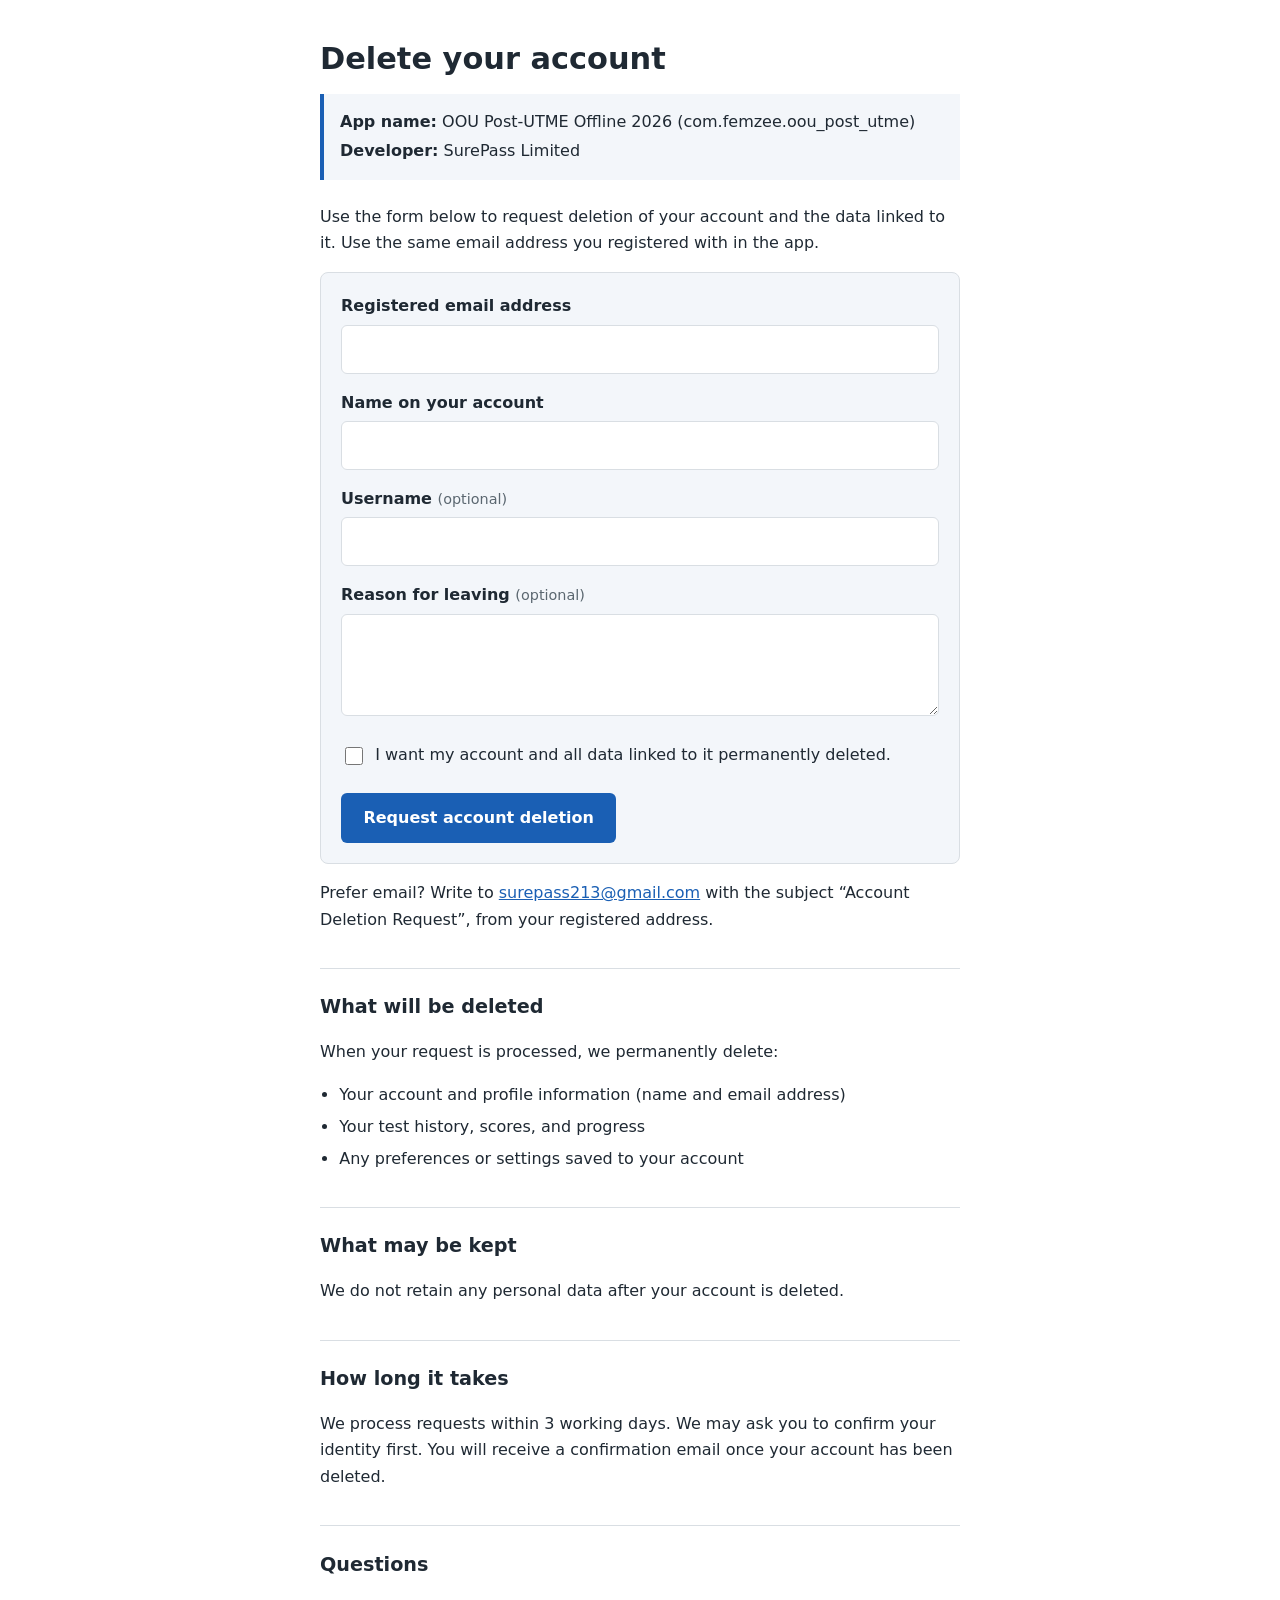
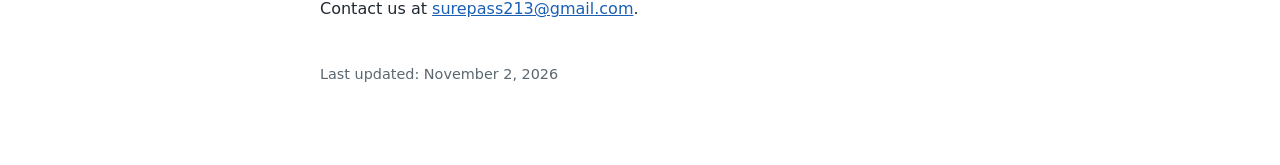
<file: delete.html>
<!DOCTYPE html>
<html lang="en">

<head>
  <meta charset="utf-8">
  <meta name="viewport" content="width=device-width, initial-scale=1">
  <meta name="color-scheme" content="light">
  <title>OOU Post-UTME Offline 2026 – Delete Your Account</title>
  <meta name="description" content="Request deletion of your OOU Post-UTME Offline 2026 account and the data linked to it.">
  <style>
    :root {
      color-scheme: light;
      --bg: #ffffff;
      --text: #1f2933;
      --muted: #5b6770;
      --accent: #1a5fb4;
      --line: #d9dee3;
      --box: #f3f6fa;
      --err: #b42318;
      --ok: #067647;
    }

    * {
      box-sizing: border-box;
    }

    body {
      margin: 0;
      background: var(--bg);
      color: var(--text);
      font-family: system-ui, -apple-system, "Segoe UI", Roboto, Arial, sans-serif;
      line-height: 1.65;
    }

    main {
      max-width: 680px;
      margin: 0 auto;
      padding: 2.5rem 1.25rem 4rem;
    }

    h1 {
      font-size: 1.9rem;
      line-height: 1.25;
      margin: 0 0 1rem;
    }

    h2 {
      font-size: 1.2rem;
      margin: 2.2rem 0 .6rem;
      padding-top: 1.4rem;
      border-top: 1px solid var(--line);
    }

    p,
    li {
      max-width: 65ch;
    }

    ul {
      padding-left: 1.2rem;
    }

    li {
      margin-bottom: .35rem;
    }

    a {
      color: var(--accent);
    }

    .app {
      background: var(--box);
      border-left: 4px solid var(--accent);
      padding: .8rem 1rem;
      margin: 1rem 0 1.5rem;
    }

    .app p {
      margin: .15rem 0;
    }

    form {
      background: var(--box);
      border: 1px solid var(--line);
      border-radius: 8px;
      padding: 1.25rem;
      margin-top: 1rem;
    }

    label {
      display: block;
      font-weight: 600;
      margin: 1rem 0 .3rem;
    }

    label:first-of-type {
      margin-top: 0;
    }

    .hint {
      font-weight: 400;
      color: var(--muted);
      font-size: .9rem;
    }

    input[type=text],
    input[type=email],
    textarea {
      width: 100%;
      padding: .65rem .75rem;
      font: inherit;
      color: var(--text);
      background: var(--bg);
      border: 1px solid var(--line);
      border-radius: 6px;
    }

    input:focus-visible,
    textarea:focus-visible,
    button:focus-visible {
      outline: 3px solid var(--accent);
      outline-offset: 2px;
    }

    .check {
      display: flex;
      gap: .6rem;
      align-items: flex-start;
      font-weight: 400;
      margin-top: 1.1rem;
    }

    .check input {
      margin-top: .35rem;
      width: 1.1rem;
      height: 1.1rem;
      flex: none;
    }

    button {
      margin-top: 1.25rem;
      padding: .75rem 1.4rem;
      font: inherit;
      font-weight: 600;
      color: #fff;
      background: var(--accent);
      border: 0;
      border-radius: 6px;
      cursor: pointer;
    }

    button:disabled {
      opacity: .6;
      cursor: wait;
    }

    .msg {
      margin-top: 1rem;
      padding: .8rem 1rem;
      border-radius: 6px;
      display: none;
    }

    .msg.ok {
      display: block;
      border: 1px solid var(--ok);
      color: var(--ok);
      font-weight: 600;
    }

    .msg.err {
      display: block;
      border: 1px solid var(--err);
      color: var(--err);
    }

    .hp {
      position: absolute;
      left: -9999px;
    }

    .updated {
      color: var(--muted);
      font-size: .9rem;
      margin-top: 2.5rem;
    }
  </style>
</head>

<body>
  <main>
    <h1>Delete your account</h1>

    <div class="app">
      <p><strong>App name:</strong> OOU Post-UTME Offline 2026 (com.femzee.oou_post_utme)</p>
      <p><strong>Developer:</strong> SurePass Limited</p>
    </div>

    <p>Use the form below to request deletion of your account and the data linked to it. Use the same email address you
      registered with in the app.</p>

    <!-- REPLACE YOUR_FORM_ID with your Formspree form ID, e.g. https://formspree.io/f/abcdwxyz -->
    <form id="deleteForm" method="POST" action="https://formspree.io/f/YOUR_FORM_ID">
      <p class="hp"><label>Leave this empty <input name="_gotcha" tabindex="-1" autocomplete="off"></label></p>

      <label for="email">Registered email address</label>
      <input type="email" id="email" name="email" required autocomplete="email">

      <label for="name">Name on your account</label>
      <input type="text" id="name" name="name" required autocomplete="name">

      <label for="username">Username <span class="hint">(optional)</span></label>
      <input type="text" id="username" name="username">

      <label for="reason">Reason for leaving <span class="hint">(optional)</span></label>
      <textarea id="reason" name="reason" rows="3"></textarea>

      <label class="check" for="confirm">
        <input type="checkbox" id="confirm" name="confirm" value="yes" required>
        <span>I want my account and all data linked to it permanently deleted.</span>
      </label>

      <button type="submit" id="submitBtn">Request account deletion</button>
      <div id="result" class="msg" role="status" aria-live="polite"></div>
    </form>

    <p>Prefer email? Write to <a
        href="mailto:surepass213@gmail.com?subject=Account%20Deletion%20Request">surepass213@gmail.com</a> with the
      subject “Account Deletion Request”, from your registered address.</p>

    <h2>What will be deleted</h2>
    <p>When your request is processed, we permanently delete:</p>
    <ul>
      <li>Your account and profile information (name and email address)</li>
      <li>Your test history, scores, and progress</li>
      <li>Any preferences or settings saved to your account</li>
    </ul>

    <h2>What may be kept</h2>
    <p>We do not retain any personal data after your account is deleted.</p>

    <h2>How long it takes</h2>
    <p>We process requests within 3 working days. We may ask you to confirm your identity first. You will receive a
      confirmation email once your account has been deleted.</p>

    <h2>Questions</h2>
    <p>Contact us at <a href="mailto:surepass213@gmail.com">surepass213@gmail.com</a>.</p>

    <p class="updated">Last updated: November 2, 2026</p>
  </main>

  <script>
    var form = document.getElementById('deleteForm');
    var btn = document.getElementById('submitBtn');
    var result = document.getElementById('result');

    form.addEventListener('submit', function (e) {
      e.preventDefault();
      btn.disabled = true;
      result.className = 'msg';

      fetch(form.action, {
        method: 'POST',
        headers: { 'Accept': 'application/json' },
        body: new FormData(form)
      }).catch(function () { }).finally(function () {
        form.reset(); // clears all inputs
        result.className = 'msg ok';
        result.textContent = 'Sent! Your request has been received. We will process it within 3 working days and email you a confirmation.';
        btn.disabled = false;
      });
    });
  </script>
</body>

</html>
</file>
